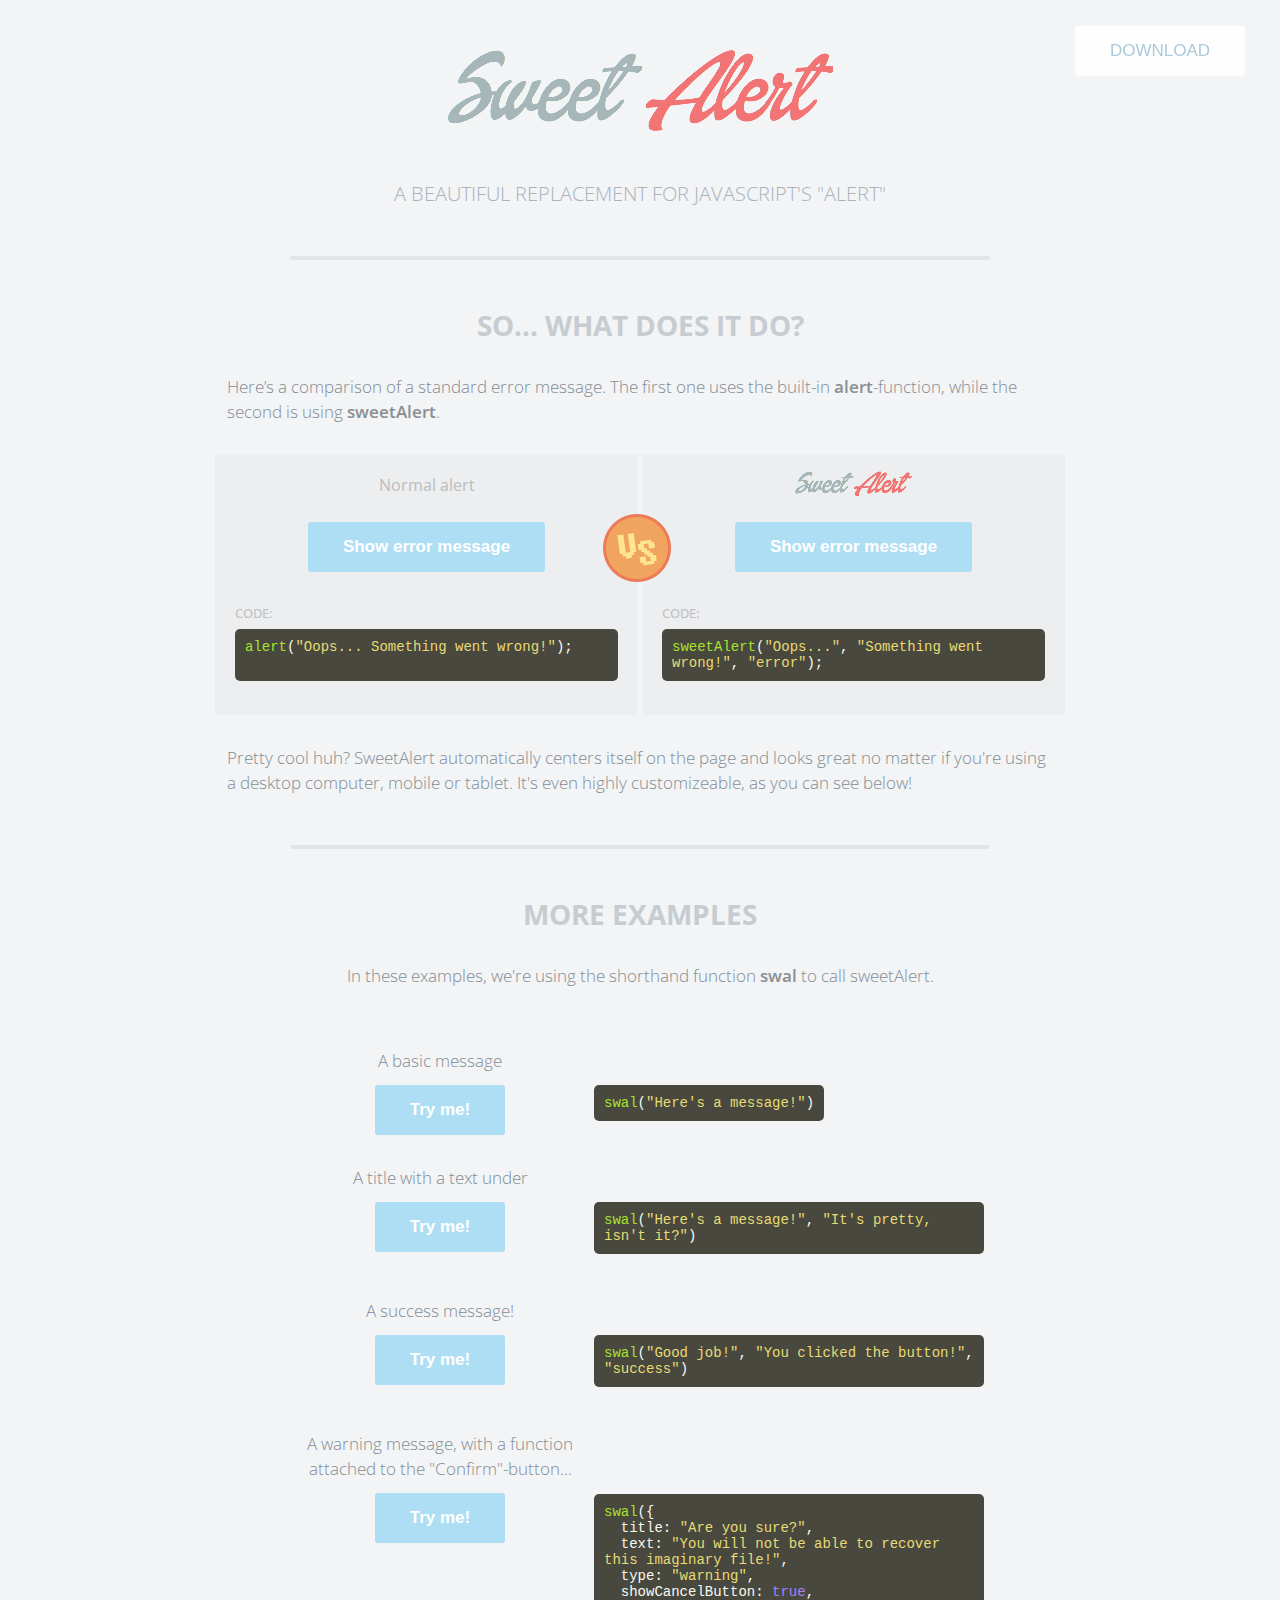
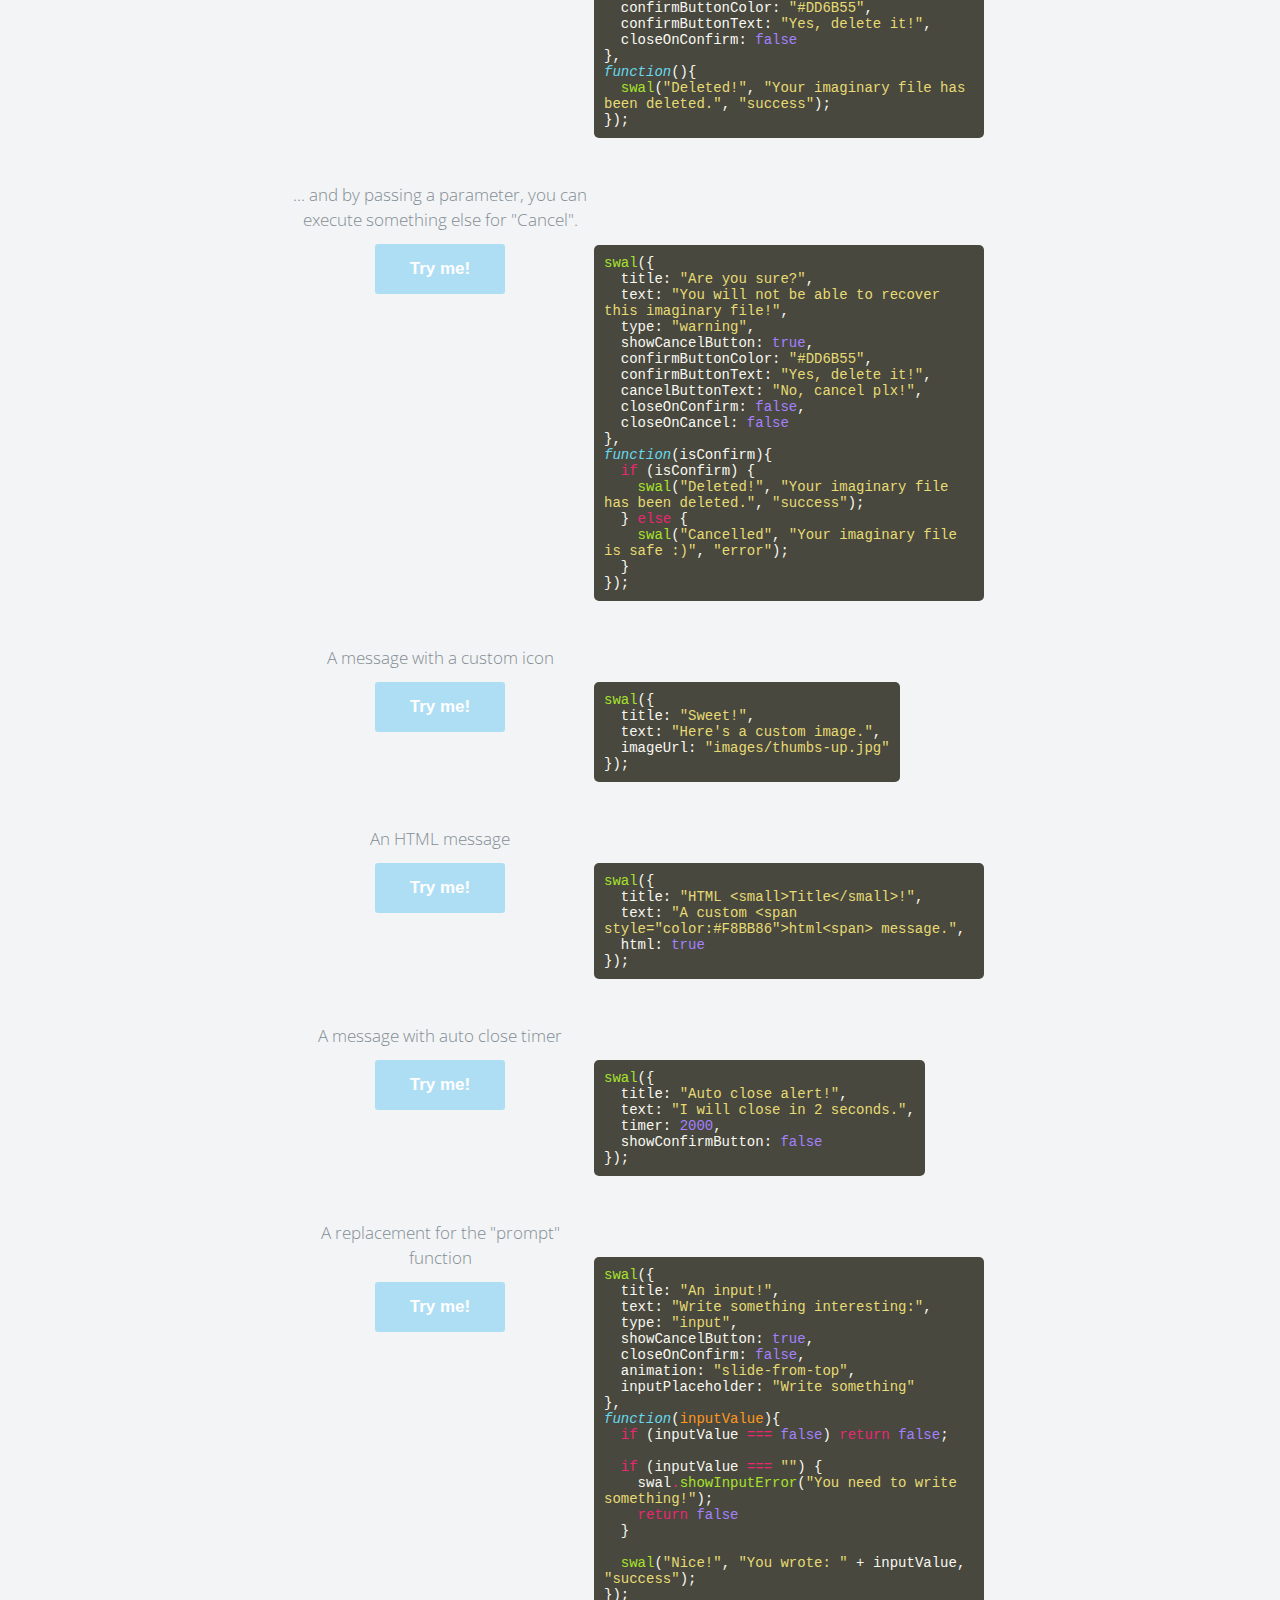
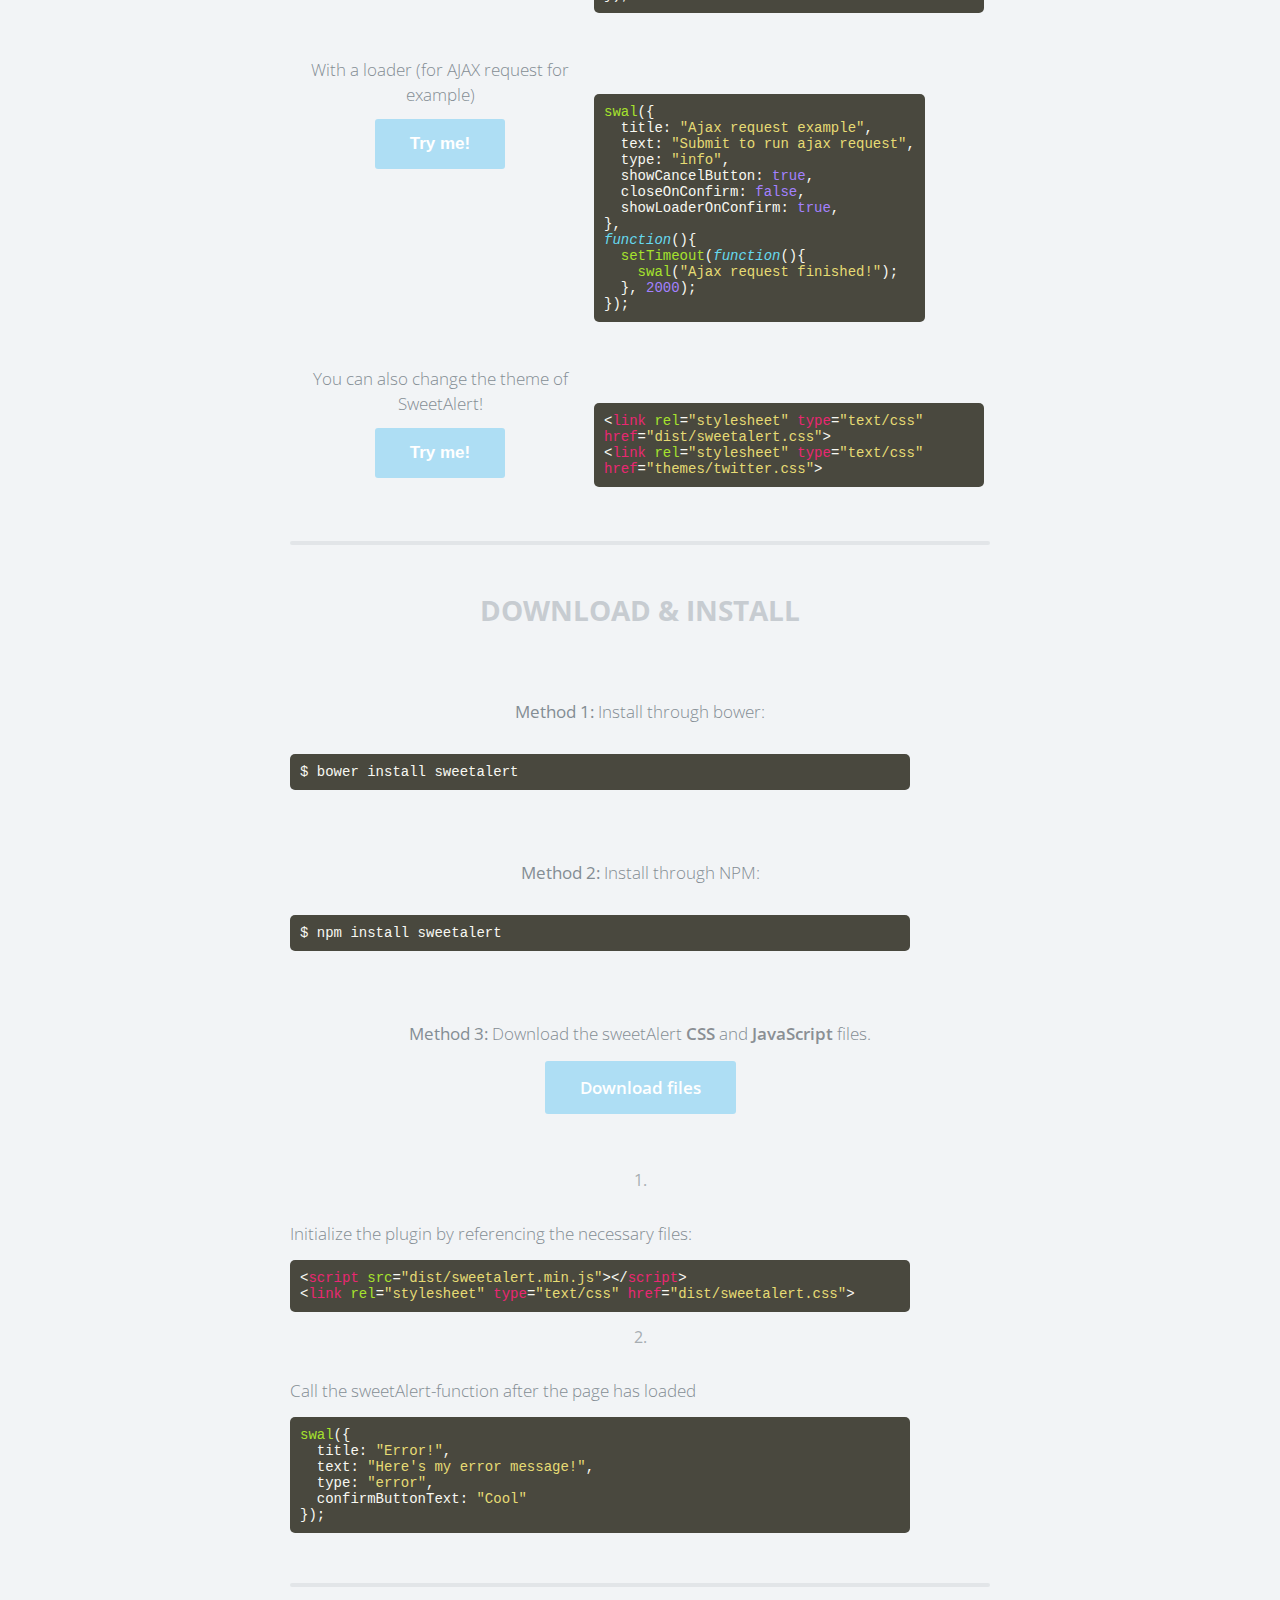
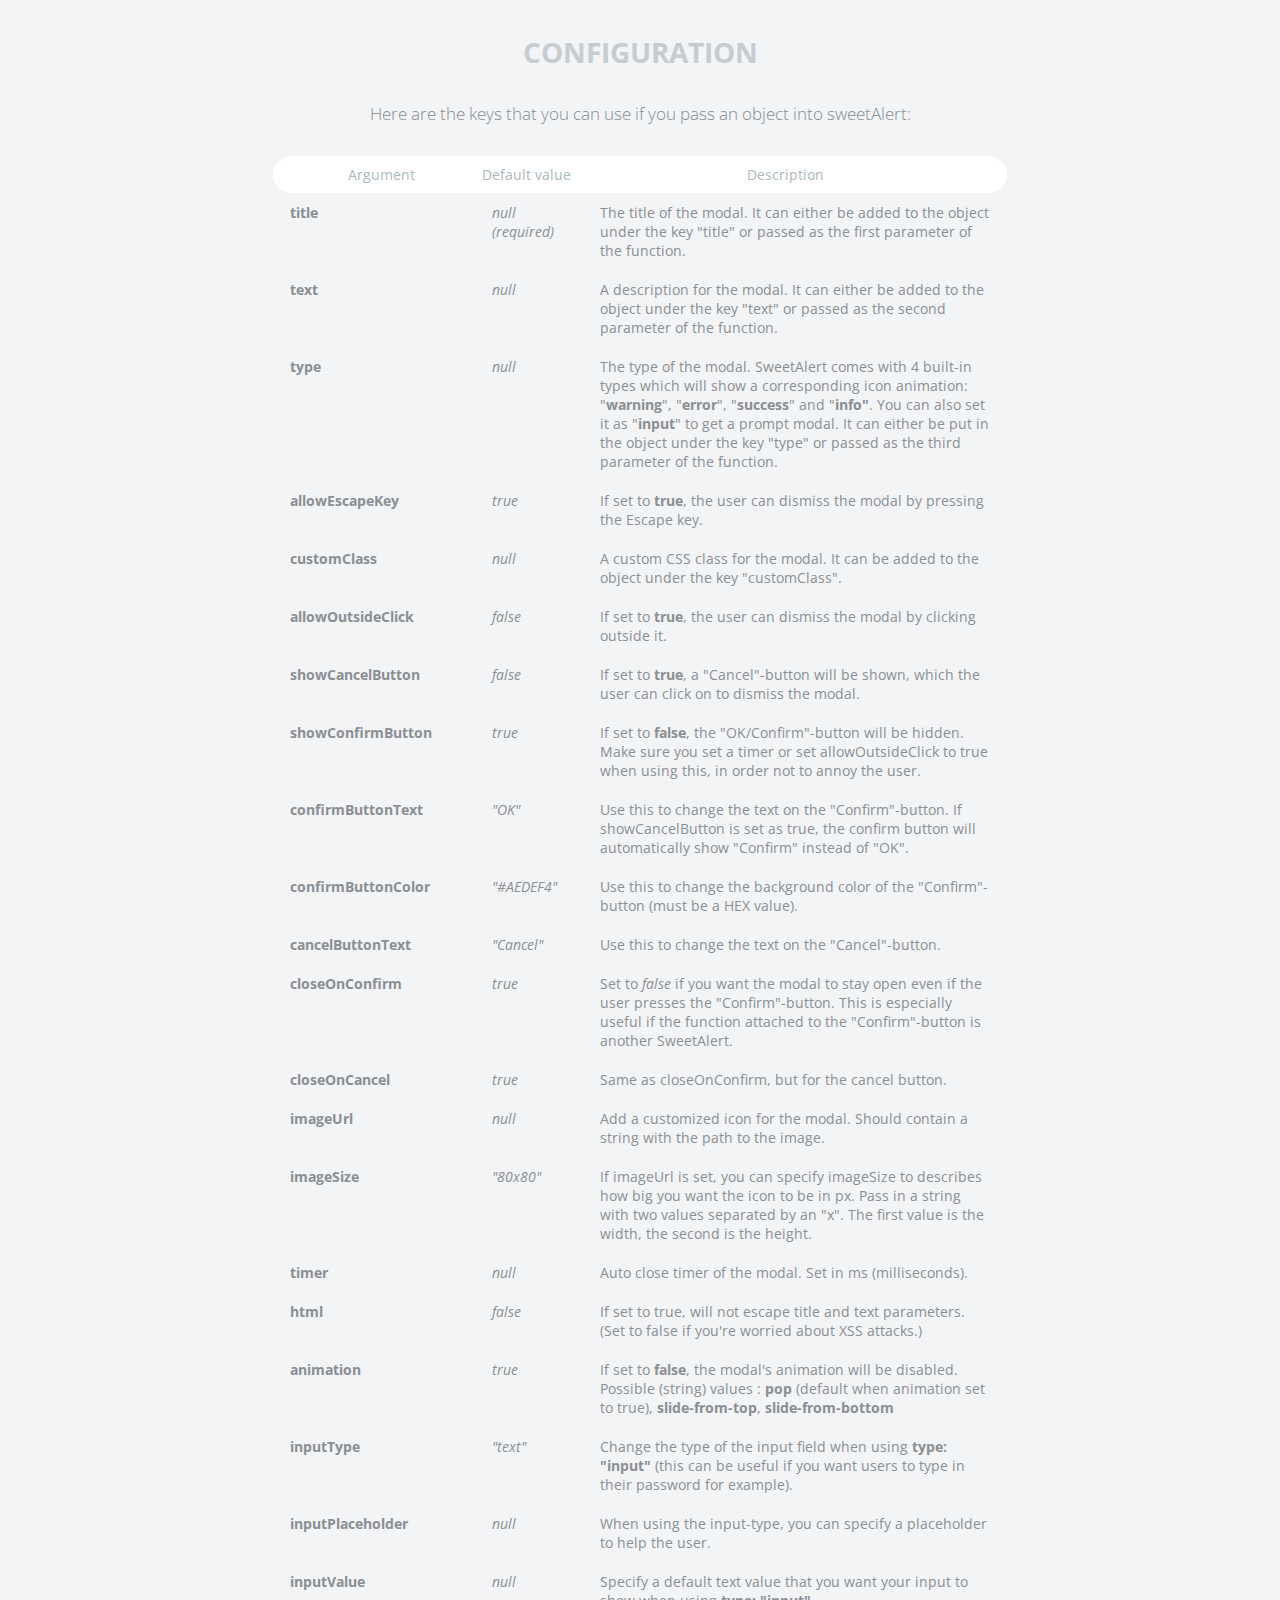
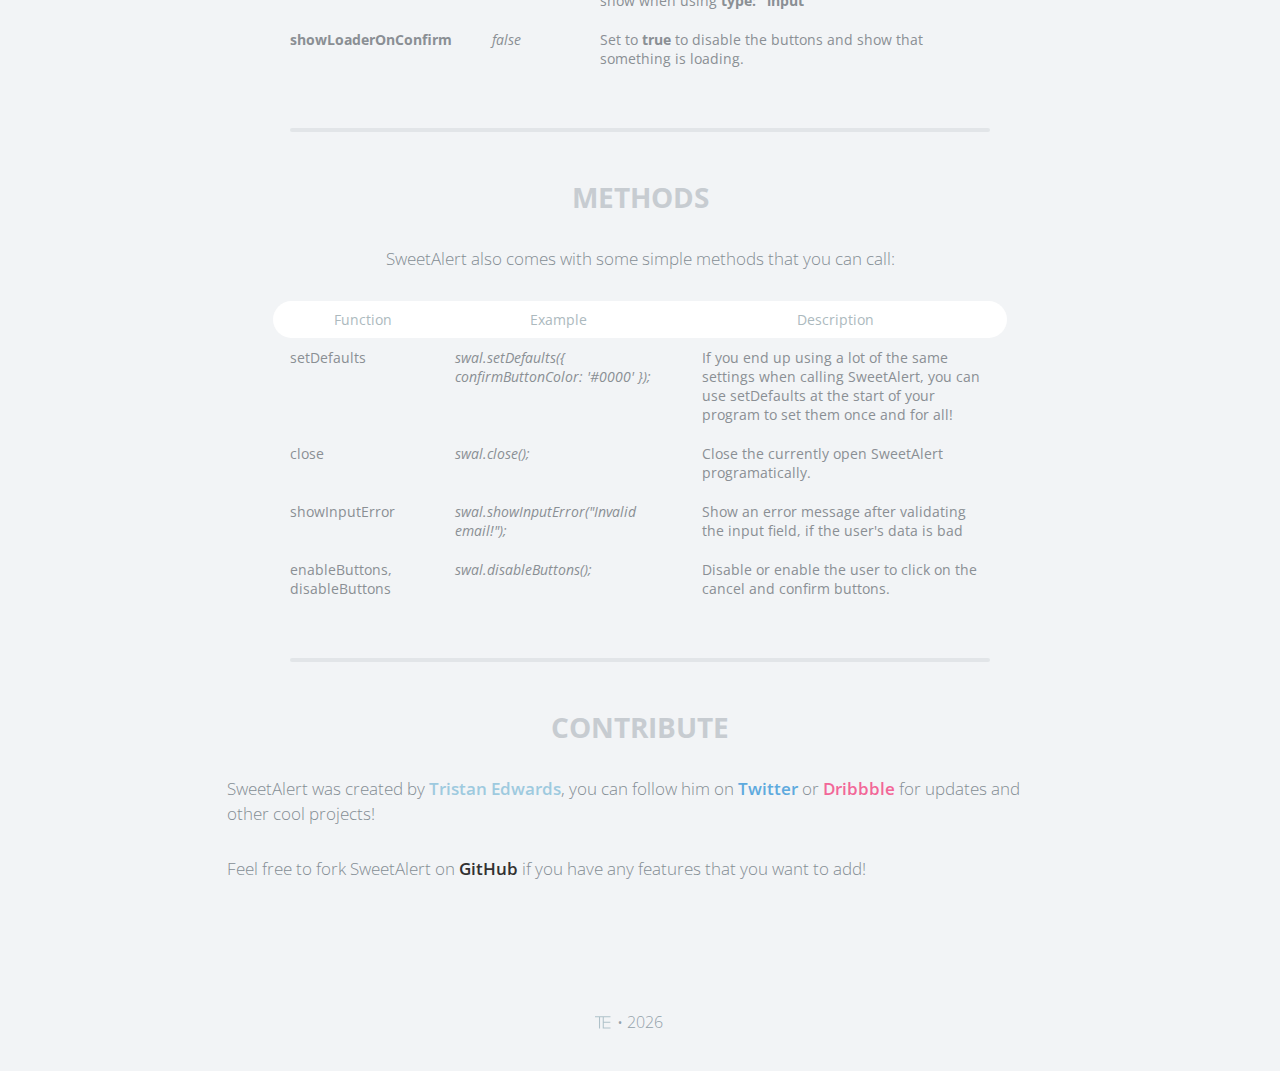
<file: html/blackjack/sweetalert-master/index.html>
<!doctype html>

<html>

<head>
  <meta charset="utf-8">
  <meta name="viewport" content="width=device-width, initial-scale=1, maximum-scale=1, user-scalable=0" />
  <title>SweetAlert</title>

  <link rel="stylesheet" href="example/example.css">
  <script src="https://code.jquery.com/jquery-2.1.3.min.js"></script>

  <!-- This is what you need -->
  <script src="dist/sweetalert-dev.js"></script>
  <link rel="stylesheet" href="dist/sweetalert.css">
  <!--.......................-->

</head>

<body>

<h1>Sweet Alert</h1>
<h2>A beautiful replacement for JavaScript's "Alert"</h2>
<button class="download">Download</button>

<!-- What does it do? -->
<h3>So... What does it do?</h3>
<p>Here’s a comparison of a standard error message. The first one uses the built-in <strong>alert</strong>-function, while the second is using <strong>sweetAlert</strong>.</p>

<div class="showcase normal">
	<h4>Normal alert</h4>
	<button>Show error message</button>

	<h5>Code:</h5>
	<pre><span class="attr">alert</span>(<span class="str">"Oops... Something went wrong!"</span>);

	</pre>

	<div class="vs-icon"></div>
</div>

<div class="showcase sweet">
	<h4>Sweet Alert</h4>
	<button>Show error message</button>

	<h5>Code:</h5>
	<pre><span class="attr">sweetAlert</span>(<span class="str">"Oops..."</span>, <span class="str">"Something went wrong!"</span>, <span class="str">"error"</span>);</pre>
</div>

<p>Pretty cool huh? SweetAlert automatically centers itself on the page and looks great no matter if you're using a desktop computer, mobile or tablet. It's even highly customizeable, as you can see below!</p>


<!-- Examples -->
<h3>More examples</h3>

<p class="center">In these examples, we're using the shorthand function <strong>swal</strong> to call sweetAlert.</p>

<ul class="examples">

	<li class="message">
		<div class="ui">
			<p>A basic message</p>
			<button>Try me!</button>
		</div>
		<pre><span class="attr">swal</span>(<span class="str">"Here's a message!"</span>)</pre>
	</li>

	<li class="title-text">
		<div class="ui">
			<p>A title with a text under</p>
			<button>Try me!</button>
		</div>
		<pre><span class="attr">swal</span>(<span class="str">"Here's a message!"</span>, <span class="str">"It's pretty, isn't it?"</span>)</pre>
	</li>

	<li class="success">
		<div class="ui">
			<p>A success message!</p>
			<button>Try me!</button>
		</div>
		<pre><span class="attr">swal</span>(<span class="str">"Good job!"</span>, <span class="str">"You clicked the button!"</span>, <span class="str">"success"</span>)</pre>
	</li>

	<li class="warning confirm">
		<div class="ui">
			<p>A warning message, with a function attached to the "Confirm"-button...</p>
			<button>Try me!</button>
		</div>
		<pre><span class="attr">swal</span>({
&nbsp;&nbsp;title: <span class="str">"Are you sure?"</span>,
&nbsp;&nbsp;text: <span class="str">"You will not be able to recover this imaginary file!"</span>,
&nbsp;&nbsp;type: <span class="str">"warning"</span>,
&nbsp;&nbsp;showCancelButton: <span class="val">true</span>,
&nbsp;&nbsp;confirmButtonColor: <span class="str">"#DD6B55"</span>,
&nbsp;&nbsp;confirmButtonText: <span class="str">"Yes, delete it!"</span>,
&nbsp;&nbsp;closeOnConfirm: <span class="val">false</span>
},
<span class="func"><i>function</i></span>(){
&nbsp;&nbsp;<span class="attr">swal</span>(<span class="str">"Deleted!"</span>, <span class="str">"Your imaginary file has been deleted."</span>, <span class="str">"success"</span>);
});</pre>
	</li>

	<li class="warning cancel">
		<div class="ui">
			<p>... and by passing a parameter, you can execute something else for "Cancel".</p>
			<button>Try me!</button>
		</div>
		<pre><span class="attr">swal</span>({
&nbsp;&nbsp;title: <span class="str">"Are you sure?"</span>,
&nbsp;&nbsp;text: <span class="str">"You will not be able to recover this imaginary file!"</span>,
&nbsp;&nbsp;type: <span class="str">"warning"</span>,
&nbsp;&nbsp;showCancelButton: <span class="val">true</span>,
&nbsp;&nbsp;confirmButtonColor: <span class="str">"#DD6B55"</span>,
&nbsp;&nbsp;confirmButtonText: <span class="str">"Yes, delete it!"</span>,
&nbsp;&nbsp;cancelButtonText: <span class="str">"No, cancel plx!"</span>,
&nbsp;&nbsp;closeOnConfirm: <span class="val">false</span>,
&nbsp;&nbsp;closeOnCancel: <span class="val">false</span>
},
<span class="func"><i>function</i></span>(isConfirm){
&nbsp;&nbsp;<span class="tag">if</span> (isConfirm) {
&nbsp;&nbsp;&nbsp;&nbsp;<span class="attr">swal</span>(<span class="str">"Deleted!"</span>, <span class="str">"Your imaginary file has been deleted."</span>, <span class="str">"success"</span>);
&nbsp;&nbsp;} <span class="tag">else</span> {
	&nbsp;&nbsp;&nbsp;&nbsp;<span class="attr">swal</span>(<span class="str">"Cancelled"</span>, <span class="str">"Your imaginary file is safe :)"</span>, <span class="str">"error"</span>);
&nbsp;&nbsp;}
});</pre>
	</li>

	<li class="custom-icon">
		<div class="ui">
			<p>A message with a custom icon</p>
			<button>Try me!</button>
		</div>
		<pre><span class="attr">swal</span>({
&nbsp;&nbsp;title: <span class="str">"Sweet!"</span>,
&nbsp;&nbsp;text: <span class="str">"Here's a custom image."</span>,
&nbsp;&nbsp;imageUrl: <span class="str">"images/thumbs-up.jpg"</span>
});</pre>
	</li>

	<li class="message-html">
		<div class="ui">
			<p>An HTML message</p>
			<button>Try me!</button>
		</div>
		<pre><span class="attr">swal</span>({
&nbsp;&nbsp;title: <span class="str">"HTML &lt;small&gt;Title&lt;/small&gt;!"</span>,
&nbsp;&nbsp;text: <span class="str">"A custom &lt;span style="color:#F8BB86"&gt;html&lt;span&gt; message."</span>,
&nbsp;&nbsp;html: <span class="val">true</span>
});</pre>
	</li>

	<li class="timer">
		<div class="ui">
			<p>A message with auto close timer</p>
			<button>Try me!</button>
		</div>
		<pre><span class="attr">swal</span>({
&nbsp;&nbsp;title: <span class="str">"Auto close alert!"</span>,
&nbsp;&nbsp;text: <span class="str">"I will close in 2 seconds."</span>,
&nbsp;&nbsp;timer: <span class="val">2000</span>,
&nbsp;&nbsp;showConfirmButton: <span class="val">false</span>
});</pre>
	</li>


	<li class="input">
		<div class="ui">
			<p>A replacement for the "prompt" function</p>
			<button>Try me!</button>
		</div>
		<pre><span class="attr">swal</span>({
&nbsp;&nbsp;title: <span class="str">"An input!"</span>,
&nbsp;&nbsp;text: <span class="str">"Write something interesting:"</span>,
&nbsp;&nbsp;type: <span class="str">"input"</span>,
&nbsp;&nbsp;showCancelButton: <span class="val">true</span>,
&nbsp;&nbsp;closeOnConfirm: <span class="val">false</span>,
&nbsp;&nbsp;animation: <span class="str">"slide-from-top"</span>,
&nbsp;&nbsp;inputPlaceholder: <span class="str">"Write something"</span>
},
<span class="func"><i>function</i></span>(<span class="arg">inputValue</span>){
&nbsp;&nbsp;<span class="tag">if</span> (inputValue <span class="tag">===</span> <span class="val">false</span>) <span class="tag">return</span> <span class="val">false</span>;
&nbsp;&nbsp;
&nbsp;&nbsp;<span class="tag">if</span> (inputValue <span class="tag">===</span> <span class="str">""</span>) {
&nbsp;&nbsp;&nbsp;&nbsp;swal<span class="tag">.</span><span class="attr">showInputError</span>(<span class="str">"You need to write something!"</span>);
&nbsp;&nbsp;&nbsp;&nbsp;<span class="tag">return</span> <span class="val">false</span>
&nbsp;&nbsp;}
&nbsp;&nbsp;
&nbsp;&nbsp;<span class="attr">swal</span>(<span class="str">"Nice!"</span>, <span class="str">"You wrote: "</span> + inputValue, <span class="str">"success"</span>);
});</pre>
	</li>

  <li class="ajax">
    <div class="ui">
			<p>With a loader (for AJAX request for example)</p>
			<button>Try me!</button>
		</div>
		<pre><span class="attr">swal</span>({
&nbsp;&nbsp;title: <span class="str">"Ajax request example"</span>,
&nbsp;&nbsp;text: <span class="str">"Submit to run ajax request"</span>,
&nbsp;&nbsp;type: <span class="str">"info"</span>,
&nbsp;&nbsp;showCancelButton: <span class="val">true</span>,
&nbsp;&nbsp;closeOnConfirm: <span class="val">false</span>,
&nbsp;&nbsp;showLoaderOnConfirm: <span class="val">true</span>,
},
<span class="func"><i>function</i></span>(){
&nbsp;&nbsp;<span class="attr">setTimeout</span>(<span class="func"><i>function</i></span>(){
&nbsp;&nbsp;&nbsp;&nbsp;<span class="attr">swal</span>(<span class="str">"Ajax request finished!"</span>);
&nbsp;&nbsp;}, <span class="val">2000</span>);
});</pre>
	</li>

	<li class="theme">
		<div class="ui">
			<p>You can also change the theme of SweetAlert!</p>
			<button>Try me!</button>
		</div>
		<pre>&lt;<span class="tag">link</span> <span class="attr">rel</span>=<span class="str">"stylesheet"</span> <span class="tag">type</span>=<span class="str">"text/css"</span> <span class="tag">href</span>=<span class="str">"dist/sweetalert.css"</span>&gt;
			&lt;<span class="tag">link</span> <span class="attr">rel</span>=<span class="str">"stylesheet"</span> <span class="tag">type</span>=<span class="str">"text/css"</span> <span class="tag">href</span>=<span class="str">"themes/twitter.css"</span>&gt;</pre>
	</li>

</ul>


<!-- Download & Install -->
<h3 id="download-section">Download & install</h3>

<div class="center-container">
	<p class="center"><b>Method 1:</b> Install through bower:</p>
	<pre class="center">$ bower install sweetalert</pre>
</div>

<div class="center-container">
	<p class="center"><b>Method 2:</b> Install through NPM:</p>
	<pre class="center">$ npm install sweetalert</pre>
</div>

<p class="center"><b>Method 3:</b> Download the sweetAlert <strong>CSS</strong> and <strong>JavaScript</strong> files.</p>

<a class="button" href="https://github.com/t4t5/sweetalert/archive/master.zip" download>Download files</a>

<ol>
	<li>
		<p>Initialize the plugin by referencing the necessary files:</p>
		<pre>&lt;<span class="tag">script</span> <span class="attr">src</span>=<span class="str">"dist/sweetalert.min.js"</span>&gt;&lt;/<span class="tag">script</span>&gt;
&lt;<span class="tag">link</span> <span class="attr">rel</span>=<span class="str">"stylesheet"</span> <span class="tag">type</span>=<span class="str">"text/css"</span> <span class="tag">href</span>=<span class="str">"dist/sweetalert.css"</span>&gt;</pre>
	</li>

	<li>
		<p>Call the sweetAlert-function after the page has loaded</p>
		<pre><span class="attr">swal</span>({
&nbsp;&nbsp;title: <span class="str">"Error!"</span>,
&nbsp;&nbsp;text: <span class="str">"Here's my error message!"</span>,
&nbsp;&nbsp;type: <span class="str">"error"</span>,
&nbsp;&nbsp;confirmButtonText: <span class="str">"Cool"</span>
});
</pre>
	</li>
</ol>



<!-- Configuration -->
<h3>Configuration</h3>

<p class="center">Here are the keys that you can use if you pass an object into sweetAlert:</p>

<table>
	<tr class="titles">
		<th>
			<div class="border-left"></div>
			Argument
		</th>
		<th>Default value</th>
		<th>
			<div class="border-right"></div>
			Description
		</th>
	</tr>
	<tr>
		<td><b>title</b></td>
		<td><i>null (required)</i></td>
		<td>The title of the modal. It can either be added to the object under the key "title" or passed as the first parameter of the function.</td>
	</tr>
	<tr>
		<td><b>text</b></td>
		<td><i>null</i></td>
		<td>A description for the modal. It can either be added to the object under the key "text" or passed as the second parameter of the function.</td>
	</tr>
	<tr>
		<td><b>type</b></td>
		<td><i>null</i></td>
		<td>The type of the modal. SweetAlert comes with 4 built-in types which will show a corresponding icon animation: "<strong>warning</strong>", "<strong>error</strong>", "<strong>success</strong>" and "<strong>info"</strong>. You can also set it as "<strong>input</strong>" to get a prompt modal. It can either be put in the object under the key "type" or passed as the third parameter of the function.</td>
	</tr>
    <tr>
      <td><b>allowEscapeKey</b></td>
      <td><i>true</i></td>
      <td>If set to <strong>true</strong>, the user can dismiss the modal by pressing the Escape key.</td>
    </tr>
	<tr>
		<td><b>customClass</b></td>
		<td><i>null</i></td>
		<td>A custom CSS class for the modal. It can be added to the object under the key "customClass".</td>
	</tr>
	<tr>
		<td><b>allowOutsideClick</b></td>
		<td><i>false</i></td>
		<td>If set to <strong>true</strong>, the user can dismiss the modal by clicking outside it.</td>
	</tr>
	<tr>
		<td><b>showCancelButton</b></td>
		<td><i>false</i></td>
		<td>If set to <strong>true</strong>, a "Cancel"-button will be shown, which the user can click on to dismiss the modal.</td>
	</tr>
	<tr>
		<td><b>showConfirmButton</b></td>
		<td><i>true</i></td>
		<td>If set to <strong>false</strong>, the "OK/Confirm"-button will be hidden. Make sure you set a timer or set allowOutsideClick to true when using this, in order not to annoy the user.</td>
	</tr>
	<tr>
		<td><b>confirmButtonText</b></td>
		<td><i>"OK"</i></td>
		<td>Use this to change the text on the "Confirm"-button. If showCancelButton is set as true, the confirm button will automatically show "Confirm" instead of "OK".</td>
	</tr>
	<tr>
		<td><b>confirmButtonColor</b></td>
		<td><i>"#AEDEF4"</i></td>
		<td>Use this to change the background color of the "Confirm"-button (must be a HEX value).</td>
	</tr>
	<tr>
		<td><b>cancelButtonText</b></td>
		<td><i>"Cancel"</i></td>
		<td>Use this to change the text on the "Cancel"-button.</td>
	</tr>
	<tr>
		<td><b>closeOnConfirm</b></td>
		<td><i>true</i></td>
		<td>Set to <i>false</i> if you want the modal to stay open even if the user presses the "Confirm"-button. This is especially useful if the function attached to the "Confirm"-button is another SweetAlert.</td>
	</tr>
	<tr>
		<td><b>closeOnCancel</b></td>
		<td><i>true</i></td>
		<td>Same as closeOnConfirm, but for the cancel button.</td>
	</tr>
	<tr>
		<td><b>imageUrl</b></td>
		<td><i>null</i></td>
		<td>Add a customized icon for the modal. Should contain a string with the path to the image.</td>
	</tr>
	<tr>
		<td><b>imageSize</b></td>
		<td><i>"80x80"</i></td>
		<td>If imageUrl is set, you can specify imageSize to describes how big you want the icon to be in px. Pass in a string with two values separated by an "x". The first value is the width, the second is the height.</td>
	</tr>
	<tr>
		<td><b>timer</b></td>
		<td><i>null</i></td>
		<td>Auto close timer of the modal. Set in ms (milliseconds).</td>
	</tr>
	<tr>
		<td><b>html</b></td>
		<td><i>false</i></td>
		<td>If set to true, will not escape title and text parameters. (Set to false if you're worried about XSS attacks.)</td>
	</tr>
	<tr>
		<td><b>animation</b></td>
		<td><i>true</i></td>
		<td>If set to <strong>false</strong>, the modal's animation will be disabled. Possible (string) values : <strong>pop</strong> (default when animation set to true), <strong>slide-from-top</strong>, <strong>slide-from-bottom</strong></td>
	</tr>
	<tr>
		<td><b>inputType</b></td>
		<td><i>"text"</i></td>
		<td>Change the type of the input field when using <strong>type: "input"</strong> (this can be useful if you want users to type in their password for example).</td>
	</tr>
	<tr>
		<td><b>inputPlaceholder</b></td>
		<td><i>null</i></td>
		<td>When using the input-type, you can specify a placeholder to help the user.</td>
	</tr>
	<tr>
		<td><b>inputValue</b></td>
		<td><i>null</i></td>
		<td>Specify a default text value that you want your input to show when using <strong>type: "input"</strong></td>
	</tr>
	<tr>
		<td><b>showLoaderOnConfirm</b></td>
		<td><i>false</i></td>
    <td>Set to <strong>true</strong> to disable the buttons and show that something is loading.</td>
	</tr>
</table>


<!-- Methods -->
<h3>Methods</h3>

<p class="center">SweetAlert also comes with some simple methods that you can call:</p>

<table>
	<tr class="titles">
		<th>
			<div class="border-left"></div>
			Function
		</th>
		<th>Example</th>
		<th>
			<div class="border-right"></div>
			Description
		</th>
	</tr>
	<tr>
		<td>setDefaults</td>
		<td><i>swal.setDefaults({ confirmButtonColor: '#0000' });</i></td>
		<td>If you end up using a lot of the same settings when calling SweetAlert, you can use setDefaults at the start of your program to set them once and for all!</td>
	</tr>
	<tr>
		<td>close</td>
		<td><i>swal.close();</i></td>
		<td>Close the currently open SweetAlert programatically.</td>
	</tr>
	<tr>
		<td>showInputError</td>
		<td><i>swal.showInputError("Invalid email!");</i></td>
		<td>Show an error message after validating the input field, if the user's data is bad</td>
	</tr>
	<tr>
		<td>enableButtons, disableButtons</td>
		<td><i>swal.disableButtons();</i></td>
		<td>Disable or enable the user to click on the cancel and confirm buttons.</td>
	</tr>
</table>



<!-- Contribute -->
<h3>Contribute</h3>
<p>SweetAlert was created by <a href="http://tristanedwards.me" target="_blank">Tristan Edwards</a>, you can follow him on <a href="https://twitter.com/t4t5" target="_blank" class="twitter">Twitter</a> or <a href="https://dribbble.com/tristanedwards" target="_blank" class="dribbble">Dribbble</a> for updates and other cool projects!</p>
<p>Feel free to fork SweetAlert on <a href="https://github.com/t4t5/sweetalert" class="github">GitHub</a> if you have any features that you want to add!</p>


<footer>
	<span class="te-logo">TE</span> • <script>document.write(new Date().getFullYear())</script>
</footer>


<script>

document.querySelector('button.download').onclick = function(){
	$("html, body").animate({ scrollTop: $("#download-section").offset().top }, 1000);
};

document.querySelector('.showcase.normal button').onclick = function(){
	alert("Oops... Something went wrong!");
};

document.querySelector('.showcase.sweet button').onclick = function(){
	swal("Oops...", "Something went wrong!", "error");
};

document.querySelector('ul.examples li.message button').onclick = function(){
	swal("Here's a message!");
};

document.querySelector('ul.examples li.timer button').onclick = function(){
	swal({
		title: "Auto close alert!",
		text: "I will close in 2 seconds.",
		timer: 2000,
		showConfirmButton: false
	});
};

document.querySelector('ul.examples li.title-text button').onclick = function(){
	swal("Here's a message!", "It's pretty, isn't it?");
};

document.querySelector('ul.examples li.success button').onclick = function(){
	swal("Good job!", "You clicked the button!", "success");
};

document.querySelector('ul.examples li.warning.confirm button').onclick = function(){
	swal({
		title: "Are you sure?",
		text: "You will not be able to recover this imaginary file!",
		type: "warning",
		showCancelButton: true,
		confirmButtonColor: '#DD6B55',
		confirmButtonText: 'Yes, delete it!',
		closeOnConfirm: false
	},
	function(){
		swal("Deleted!", "Your imaginary file has been deleted!", "success");
	});
};

document.querySelector('ul.examples li.warning.cancel button').onclick = function(){
	swal({
		title: "Are you sure?",
		text: "You will not be able to recover this imaginary file!",
		type: "warning",
		showCancelButton: true,
		confirmButtonColor: '#DD6B55',
		confirmButtonText: 'Yes, delete it!',
		cancelButtonText: "No, cancel plx!",
		closeOnConfirm: false,
		closeOnCancel: false
	},
	function(isConfirm){
    if (isConfirm){
      swal("Deleted!", "Your imaginary file has been deleted!", "success");
    } else {
      swal("Cancelled", "Your imaginary file is safe :)", "error");
    }
	});
};

document.querySelector('ul.examples li.custom-icon button').onclick = function(){
	swal({
		title: "Sweet!",
		text: "Here's a custom image.",
		imageUrl: 'example/images/thumbs-up.jpg'
	});
};

document.querySelector('ul.examples li.message-html button').onclick = function(){
	swal({
		title: "HTML <small>Title</small>!",
		text: 'A custom <span style="color:#F8BB86">html</span> message.',
		html: true
	});
};

document.querySelector('ul.examples li.input button').onclick = function(){
	swal({
		title: "An input!",
		text: 'Write something interesting:',
		type: 'input',
		showCancelButton: true,
		closeOnConfirm: false,
		animation: "slide-from-top",
		inputPlaceholder: "Write something",
	},
	function(inputValue){
		if (inputValue === false) return false;

		if (inputValue === "") {
			swal.showInputError("You need to write something!");
			return false;
		}
    
		swal("Nice!", 'You wrote: ' + inputValue, "success");

	});
};

document.querySelector('ul.examples li.theme button').onclick = function() {
	swal({
		title: "Themes!",
		text: "Here's the Twitter theme for SweetAlert!",
		confirmButtonText: "Cool!",
		customClass: 'twitter'
	});
};

document.querySelector('ul.examples li.ajax button').onclick = function() {
  swal({
    title: 'Ajax request example',
    text: 'Submit to run ajax request',
    type: 'info',
    showCancelButton: true,
    closeOnConfirm: false,
    showLoaderOnConfirm: true,
  }, function(){
    setTimeout(function() {
      swal('Ajax request finished!');
    }, 2000);
  });
};

</script>



</body>

</html>
</file>
<file: html/blackjack/sweetalert-master/example/example.css>
@import url(http://fonts.googleapis.com/css?family=Open+Sans:400,600,700,300);
@import url(http://fonts.googleapis.com/css?family=Open+Sans+Condensed:700);
body {
  background-color: #f2f4f6;
  font-family: 'Open Sans', sans-serif;
  text-align: center; }

h1 {
  background-image: url("images/logo_big.png");
  background-image: -webkit-image-set(url("images/logo_big.png") 1x, url("images/logo_big@2x.png") 2x);
  width: 385px;
  height: 81px;
  text-indent: -9999px;
  white-space: nowrap;
  margin: 50px auto; }
  @media all and (max-width: 420px) {
    h1 {
      width: 300px;
      background-size: contain;
      background-repeat: no-repeat;
      background-position: center; } }
  @media all and (max-width: 330px) {
    h1 {
      width: 250px; } }

h2 {
  font-size: 20px;
  color: #A9B2BC;
  line-height: 25px;
  text-transform: uppercase;
  font-weight: 300;
  text-align: center;
  display: block; }

h3 {
  font-size: 28px;
  color: #C7CCD1;
  text-transform: uppercase;
  font-family: 'Open Sans Condensed', sans-serif;
  margin-top: 100px;
  text-align: center;
  position: relative; }
  h3#download-section {
    margin-top: 50px;
    padding-top: 40px; }
  h3::after {
    content: "";
    background-color: #e2e5e8;
    height: 4px;
    width: 700px;
    left: 50%;
    margin-left: -350px;
    position: absolute;
    margin-top: -50px;
    border-radius: 2px; }
    @media all and (max-width: 740px) {
      h3::after {
        width: auto;
        left: 20px;
        right: 20px;
        margin-left: 0; } }

a {
  text-decoration: none; }

p {
  max-width: 826px;
  margin: 30px auto;
  font-size: 17px;
  font-weight: 300;
  color: #848D94;
  line-height: 25px;
  text-align: left; }
  p.center {
    text-align: center; }
  p strong {
    color: #8A8F94;
    font-weight: 600; }
  p a {
    color: #9ECADF;
    font-weight: 600; }
    p a:hover {
      text-decoration: underline; }
    p a.twitter {
      color: #5eaade; }
    p a.dribbble {
      color: #f26798; }
    p a.github {
      color: #323131; }

button, .button {
  background-color: #AEDEF4;
  color: white;
  border: none;
  box-shadow: none;
  font-size: 17px;
  font-weight: 500;
  font-weight: 600;
  border-radius: 3px;
  padding: 15px 35px;
  margin: 26px 5px 0 5px;
  cursor: pointer; }
  button:focus, .button:focus {
    outline: none; }
  button:hover, .button:hover {
    background-color: #a1d9f2; }
  button:active, .button:active {
    background-color: #81ccee; }
  button.cancel, .button.cancel {
    background-color: #D0D0D0; }
    button.cancel:hover, .button.cancel:hover {
      background-color: #c8c8c8; }
    button.cancel:active, .button.cancel:active {
      background-color: #b6b6b6; }
  button.download, .button.download {
    position: fixed;
    right: 30px;
    top: 0;
    background-color: rgba(255, 255, 255, 0.9);
    color: #ABCADA;
    font-weight: 500;
    text-transform: uppercase;
    z-index: 3; }
    @media all and (max-width: 1278px) {
      button.download, .button.download {
        display: none; } }

.center-container {
  max-width: 700px;
  margin: 70px auto; }

pre {
  background-color: #49483e;
  color: #f8f8f2;
  padding: 10px;
  border-radius: 5px;
  white-space: pre-line;
  text-align: left;
  font-size: 14px;
  max-width: 600px; }
  pre .str {
    color: #e6db74; }
  pre .func {
    color: #66d9ef; }
  pre .val {
    color: #a381ff; }
  pre .tag {
    color: #e92772; }
  pre .attr {
    color: #a6e22d; }
  pre .arg {
    color: #fd9720; }

.showcase {
  background-color: #eceef0;
  padding: 20px;
  display: inline-block;
  width: 383px;
  vertical-align: top;
  position: relative; }
  @media all and (max-width: 865px) {
    .showcase {
      margin: 5px auto;
      padding: 46px 20px; } }
  @media all and (max-width: 440px) {
    .showcase {
      width: auto; } }
  .showcase h4 {
    font-size: 16px;
    color: #BCBCBC;
    line-height: 22px;
    margin: 0 auto;
    font-weight: 400; }
  .showcase.sweet h4 {
    width: 117px;
    height: 25px;
    margin-top: -3px;
    text-indent: -9999px;
    background-image: url("images/logo_small.png");
    background-image: -webkit-image-set(url("images/logo_small.png") 1x, url("images/logo_small@2x.png") 2x); }
  .showcase h5 {
    margin-bottom: -7px;
    text-align: left;
    font-weight: 500;
    text-transform: uppercase;
    color: #c2c2c2; }
  .showcase button {
    margin-bottom: 10px; }
  .showcase .vs-icon {
    background-image: url("images/vs_icon.png");
    background-image: -webkit-image-set(url("images/vs_icon.png") 1x, url("images/vs_icon@2x.png") 2x);
    width: 69px;
    height: 69px;
    position: absolute;
    right: -34px;
    top: 60px;
    z-index: 2; }
    @media all and (max-width: 865px) {
      .showcase .vs-icon {
        margin: 5px auto;
        right: auto;
        left: 50%;
        margin-left: -35px;
        top: auto;
        bottom: -35px; } }

ul.examples {
  list-style-type: none;
  width: 700px;
  margin: 0 auto;
  text-align: left;
  padding-left: 0; }
  @media all and (max-width: 758px) {
    ul.examples {
      width: auto; } }
  ul.examples li {
    padding-left: 0; }
  ul.examples .ui, ul.examples pre {
    display: inline-block;
    vertical-align: top; }
    @media all and (max-width: 758px) {
      ul.examples .ui, ul.examples pre {
        display: block;
        max-width: none;
        margin: 0 auto; } }
  ul.examples .ui {
    width: 300px;
    text-align: center; }
    ul.examples .ui button {
      margin-top: 12px; }
    ul.examples .ui p {
      text-align: center;
      margin-bottom: 0; }
  ul.examples pre {
    max-width: 370px;
    margin-top: 67px; }
    @media all and (max-width: 758px) {
      ul.examples pre {
        margin-top: 16px !important;
        margin-bottom: 60px; } }
  ul.examples .warning pre {
    margin-top: 93px; }

ol {
  max-width: 700px;
  margin: 70px auto;
  list-style-position: inside;
  padding-left: 0; }
  ol li {
    color: #A7ADB2; }
    ol li p {
      margin-bottom: 10px; }

table {
  width: 700px;
  font-size: 14px;
  color: #8a8f94;
  margin: 10px auto;
  text-align: left;
  border-collapse: collapse; }
  @media all and (max-width: 750px) {
    table {
      width: auto;
      margin: 10px 20px; } }
  table th {
    background-color: white;
    padding: 9px;
    color: #acb9be;
    font-weight: 400;
    text-align: center;
    position: relative; }
    table th .border-left, table th .border-right {
      position: absolute;
      background-color: white;
      border-radius: 50%;
      top: 0;
      left: -17px;
      width: 37px;
      height: 37px; }
    table th .border-right {
      left: auto;
      right: -17px; }
    @media all and (max-width: 750px) {
      table th:nth-child(2) {
        display: none; } }
  table td {
    padding: 10px 20px;
    vertical-align: top; }
    table td:first-child {
      padding-left: 0px; }
    table td:last-child {
      padding-right: 0px; }
    @media all and (max-width: 750px) {
      table td:nth-child(2) {
        display: none; } }
    @media all and (max-width: 360px) {
      table td {
        padding: 10px 4px; }
        table td b {
          font-size: 13px; } }

footer {
  margin-top: 100px;
  padding-bottom: 30px;
  color: #9A999F;
  display: inline-block;
  position: relative;
  color: gray;
  font-weight: 400;
  color: #93a1aa;
  font-weight: 300; }
  footer .te-logo {
    text-indent: -99999px;
    background-size: contain;
    background-repeat: no-repeat;
    background-position: center center;
    height: 16px;
    width: 16px;
    display: inline-block;
    margin-right: 5px;
    background-image: url("images/te-logo-small.svg");
    position: absolute;
    left: -22px;
    top: 3px; }

.sweet-alert.twitter {
  font-family: "Helvetica Neue", Helvetica, Arial, sans-serif;
  padding: 15px;
  padding-top: 55px;
  text-align: right;
  border-radius: 6px;
  box-shadow: 0px 0px 0px 1px rgba(0, 0, 0, 0.11), 0px 6px 30px rgba(0, 0, 0, 0.14); }
  .sweet-alert.twitter ~ .sweet-overlay {
    background: rgba(41, 47, 51, 0.9); }
  .sweet-alert.twitter h2 {
    position: absolute;
    top: 0;
    left: 0;
    right: 0;
    height: 40px;
    line-height: 40px;
    font-size: 16px;
    font-weight: 400;
    color: #8899a6;
    margin: 0;
    color: #66757f;
    border-bottom: 1px solid #e1e8ed; }
  .sweet-alert.twitter p {
    display: block;
    text-align: center;
    color: #66757f;
    font-weight: 400;
    font-size: 13px;
    margin-top: 7px; }
  .sweet-alert.twitter .sa-button-container {
    background-color: #f5f8fa;
    border-top: 1px solid #e1e8ed;
    box-shadow: 0px -1px 0px white;
    margin: -15px;
    margin-top: 0; }
  .sweet-alert.twitter[data-has-confirm-button=false][data-has-cancel-button=false] {
    padding-bottom: 10px; }
    .sweet-alert.twitter[data-has-confirm-button=false][data-has-cancel-button=false] .sa-button-container {
      display: none; }
  .sweet-alert.twitter button {
    border-radius: 2px;
    box-shadow: none !important;
    text-shadow: 0px -1px 0px rgba(0, 0, 0, 0.3);
    margin: 17px 0px;
    border-radius: 4px;
    font-size: 14px;
    font-weight: 600;
    padding: 8px 16px;
    position: relative; }
    .sweet-alert.twitter button:focus, .sweet-alert.twitter button.cancel:focus {
      box-shadow: none !important; }
      .sweet-alert.twitter button:focus::before, .sweet-alert.twitter button.cancel:focus::before {
        content: "";
        position: absolute;
        left: -5px;
        top: -5px;
        right: -5px;
        bottom: -5px;
        border: 2px solid #a5b0b4;
        border-radius: 8px; }
    .sweet-alert.twitter button.confirm {
      background-color: #55acee !important;
      background-image: linear-gradient(transparent, rgba(0, 0, 0, 0.05));
      -ms-filter: "progid:DXImageTransform.Microsoft.gradient(startColorstr=#00000000, endColorstr=#0C000000)";
      border: 1px solid #3b88c3;
      box-shadow: inset 0 1px 0 rgba(255, 255, 255, 0.15);
      margin-right: 15px; }
      .sweet-alert.twitter button.confirm:hover {
        background-color: #55acee;
        background-image: linear-gradient(transparent, rgba(0, 0, 0, 0.15));
        -ms-filter: "progid:DXImageTransform.Microsoft.gradient(startColorstr=#00000000, endColorstr=#26000000)";
        border-color: #3b88c3; }
    .sweet-alert.twitter button.cancel {
      color: #66757e;
      background-color: #f5f8fa;
      background-image: linear-gradient(#fff, #f5f8fa);
      text-shadow: 0px -1px 0px white;
      margin-right: 9px;
      border: 1px solid #e1e8ed; }
      .sweet-alert.twitter button.cancel:hover, .sweet-alert.twitter button.cancel:focus:hover {
        background-color: #e1e8ed;
        background-image: linear-gradient(#fff, #e1e8ed);
        -ms-filter: "progid:DXImageTransform.Microsoft.gradient(enabled=false)";
        border-color: #e1e8ed; }
      .sweet-alert.twitter button.cancel:focus {
        background: #fff;
        border-color: #fff; }
  .sweet-alert.twitter .sa-icon {
    transform: scale(0.72);
    margin-bottom: -2px;
    margin-top: -10px; }
  .sweet-alert.twitter input {
    border: 1px solid #e1e8ed;
    border-radius: 3px;
    padding: 10px 7px;
    height: auto;
    box-shadow: none;
    font-size: 13px;
    margin: 10px 0; }
    .sweet-alert.twitter input:focus {
      border-color: #94A1A6;
      box-shadow: inset 0 0 0 1px rgba(77, 99, 107, 0.7); }
  .sweet-alert.twitter fieldset .sa-input-error {
    display: none; }
  .sweet-alert.twitter .sa-error-container {
    text-align: center;
    border: none;
    background-color: #fbedc0;
    margin-bottom: 6px; }
    .sweet-alert.twitter .sa-error-container.show {
      border: 1px solid #f0e1b9; }
    .sweet-alert.twitter .sa-error-container .icon {
      display: none; }
    .sweet-alert.twitter .sa-error-container p {
      color: #292f33;
      font-weight: 600;
      margin-top: 0; }
</file>
<file: html/blackjack/sweetalert-master/dist/sweetalert.css>
body.stop-scrolling {
  height: 100%;
  overflow: hidden; }

.sweet-overlay {
  background-color: black;
  /* IE8 */
  -ms-filter: "progid:DXImageTransform.Microsoft.Alpha(Opacity=40)";
  /* IE8 */
  background-color: rgba(0, 0, 0, 0.4);
  position: fixed;
  left: 0;
  right: 0;
  top: 0;
  bottom: 0;
  display: none;
  z-index: 10000; }

.sweet-alert {
  background-color: white;
  font-family: 'Open Sans', 'Helvetica Neue', Helvetica, Arial, sans-serif;
  width: 478px;
  padding: 17px;
  border-radius: 5px;
  text-align: center;
  position: fixed;
  left: 50%;
  top: 50%;
  margin-left: -256px;
  margin-top: -200px;
  overflow: hidden;
  display: none;
  z-index: 99999; }
  @media all and (max-width: 540px) {
    .sweet-alert {
      width: auto;
      margin-left: 0;
      margin-right: 0;
      left: 15px;
      right: 15px; } }
  .sweet-alert h2 {
    color: #575757;
    font-size: 30px;
    text-align: center;
    font-weight: 600;
    text-transform: none;
    position: relative;
    margin: 25px 0;
    padding: 0;
    line-height: 40px;
    display: block; }
  .sweet-alert p {
    color: #797979;
    font-size: 16px;
    text-align: center;
    font-weight: 300;
    position: relative;
    text-align: inherit;
    float: none;
    margin: 0;
    padding: 0;
    line-height: normal; }
  .sweet-alert fieldset {
    border: none;
    position: relative; }
  .sweet-alert .sa-error-container {
    background-color: #f1f1f1;
    margin-left: -17px;
    margin-right: -17px;
    overflow: hidden;
    padding: 0 10px;
    max-height: 0;
    webkit-transition: padding 0.15s, max-height 0.15s;
    transition: padding 0.15s, max-height 0.15s; }
    .sweet-alert .sa-error-container.show {
      padding: 10px 0;
      max-height: 100px;
      webkit-transition: padding 0.2s, max-height 0.2s;
      transition: padding 0.25s, max-height 0.25s; }
    .sweet-alert .sa-error-container .icon {
      display: inline-block;
      width: 24px;
      height: 24px;
      border-radius: 50%;
      background-color: #ea7d7d;
      color: white;
      line-height: 24px;
      text-align: center;
      margin-right: 3px; }
    .sweet-alert .sa-error-container p {
      display: inline-block; }
  .sweet-alert .sa-input-error {
    position: absolute;
    top: 29px;
    right: 26px;
    width: 20px;
    height: 20px;
    opacity: 0;
    -webkit-transform: scale(0.5);
    transform: scale(0.5);
    -webkit-transform-origin: 50% 50%;
    transform-origin: 50% 50%;
    -webkit-transition: all 0.1s;
    transition: all 0.1s; }
    .sweet-alert .sa-input-error::before, .sweet-alert .sa-input-error::after {
      content: "";
      width: 20px;
      height: 6px;
      background-color: #f06e57;
      border-radius: 3px;
      position: absolute;
      top: 50%;
      margin-top: -4px;
      left: 50%;
      margin-left: -9px; }
    .sweet-alert .sa-input-error::before {
      -webkit-transform: rotate(-45deg);
      transform: rotate(-45deg); }
    .sweet-alert .sa-input-error::after {
      -webkit-transform: rotate(45deg);
      transform: rotate(45deg); }
    .sweet-alert .sa-input-error.show {
      opacity: 1;
      -webkit-transform: scale(1);
      transform: scale(1); }
  .sweet-alert input {
    width: 100%;
    box-sizing: border-box;
    border-radius: 3px;
    border: 1px solid #d7d7d7;
    height: 43px;
    margin-top: 10px;
    margin-bottom: 17px;
    font-size: 18px;
    box-shadow: inset 0px 1px 1px rgba(0, 0, 0, 0.06);
    padding: 0 12px;
    display: none;
    -webkit-transition: all 0.3s;
    transition: all 0.3s; }
    .sweet-alert input:focus {
      outline: none;
      box-shadow: 0px 0px 3px #c4e6f5;
      border: 1px solid #b4dbed; }
      .sweet-alert input:focus::-moz-placeholder {
        transition: opacity 0.3s 0.03s ease;
        opacity: 0.5; }
      .sweet-alert input:focus:-ms-input-placeholder {
        transition: opacity 0.3s 0.03s ease;
        opacity: 0.5; }
      .sweet-alert input:focus::-webkit-input-placeholder {
        transition: opacity 0.3s 0.03s ease;
        opacity: 0.5; }
    .sweet-alert input::-moz-placeholder {
      color: #bdbdbd; }
    .sweet-alert input::-ms-clear {
      display: none; }
    .sweet-alert input:-ms-input-placeholder {
      color: #bdbdbd; }
    .sweet-alert input::-webkit-input-placeholder {
      color: #bdbdbd; }
  .sweet-alert.show-input input {
    display: block; }
  .sweet-alert .sa-confirm-button-container {
    display: inline-block;
    position: relative; }
  .sweet-alert .la-ball-fall {
    position: absolute;
    left: 50%;
    top: 50%;
    margin-left: -27px;
    margin-top: 4px;
    opacity: 0;
    visibility: hidden; }
  .sweet-alert button {
    background-color: #8CD4F5;
    color: white;
    border: none;
    box-shadow: none;
    font-size: 17px;
    font-weight: 500;
    -webkit-border-radius: 4px;
    border-radius: 5px;
    padding: 10px 32px;
    margin: 26px 5px 0 5px;
    cursor: pointer; }
    .sweet-alert button:focus {
      outline: none;
      box-shadow: 0 0 2px rgba(128, 179, 235, 0.5), inset 0 0 0 1px rgba(0, 0, 0, 0.05); }
    .sweet-alert button:hover {
      background-color: #7ecff4; }
    .sweet-alert button:active {
      background-color: #5dc2f1; }
    .sweet-alert button.cancel {
      background-color: #C1C1C1; }
      .sweet-alert button.cancel:hover {
        background-color: #b9b9b9; }
      .sweet-alert button.cancel:active {
        background-color: #a8a8a8; }
      .sweet-alert button.cancel:focus {
        box-shadow: rgba(197, 205, 211, 0.8) 0px 0px 2px, rgba(0, 0, 0, 0.0470588) 0px 0px 0px 1px inset !important; }
    .sweet-alert button[disabled] {
      opacity: .6;
      cursor: default; }
    .sweet-alert button.confirm[disabled] {
      color: transparent; }
      .sweet-alert button.confirm[disabled] ~ .la-ball-fall {
        opacity: 1;
        visibility: visible;
        transition-delay: 0s; }
    .sweet-alert button::-moz-focus-inner {
      border: 0; }
  .sweet-alert[data-has-cancel-button=false] button {
    box-shadow: none !important; }
  .sweet-alert[data-has-confirm-button=false][data-has-cancel-button=false] {
    padding-bottom: 40px; }
  .sweet-alert .sa-icon {
    width: 80px;
    height: 80px;
    border: 4px solid gray;
    -webkit-border-radius: 40px;
    border-radius: 40px;
    border-radius: 50%;
    margin: 20px auto;
    padding: 0;
    position: relative;
    box-sizing: content-box; }
    .sweet-alert .sa-icon.sa-error {
      border-color: #F27474; }
      .sweet-alert .sa-icon.sa-error .sa-x-mark {
        position: relative;
        display: block; }
      .sweet-alert .sa-icon.sa-error .sa-line {
        position: absolute;
        height: 5px;
        width: 47px;
        background-color: #F27474;
        display: block;
        top: 37px;
        border-radius: 2px; }
        .sweet-alert .sa-icon.sa-error .sa-line.sa-left {
          -webkit-transform: rotate(45deg);
          transform: rotate(45deg);
          left: 17px; }
        .sweet-alert .sa-icon.sa-error .sa-line.sa-right {
          -webkit-transform: rotate(-45deg);
          transform: rotate(-45deg);
          right: 16px; }
    .sweet-alert .sa-icon.sa-warning {
      border-color: #F8BB86; }
      .sweet-alert .sa-icon.sa-warning .sa-body {
        position: absolute;
        width: 5px;
        height: 47px;
        left: 50%;
        top: 10px;
        -webkit-border-radius: 2px;
        border-radius: 2px;
        margin-left: -2px;
        background-color: #F8BB86; }
      .sweet-alert .sa-icon.sa-warning .sa-dot {
        position: absolute;
        width: 7px;
        height: 7px;
        -webkit-border-radius: 50%;
        border-radius: 50%;
        margin-left: -3px;
        left: 50%;
        bottom: 10px;
        background-color: #F8BB86; }
    .sweet-alert .sa-icon.sa-info {
      border-color: #C9DAE1; }
      .sweet-alert .sa-icon.sa-info::before {
        content: "";
        position: absolute;
        width: 5px;
        height: 29px;
        left: 50%;
        bottom: 17px;
        border-radius: 2px;
        margin-left: -2px;
        background-color: #C9DAE1; }
      .sweet-alert .sa-icon.sa-info::after {
        content: "";
        position: absolute;
        width: 7px;
        height: 7px;
        border-radius: 50%;
        margin-left: -3px;
        top: 19px;
        background-color: #C9DAE1;
        left: 50%; }
    .sweet-alert .sa-icon.sa-success {
      border-color: #A5DC86; }
      .sweet-alert .sa-icon.sa-success::before, .sweet-alert .sa-icon.sa-success::after {
        content: '';
        -webkit-border-radius: 40px;
        border-radius: 40px;
        border-radius: 50%;
        position: absolute;
        width: 60px;
        height: 120px;
        background: white;
        -webkit-transform: rotate(45deg);
        transform: rotate(45deg); }
      .sweet-alert .sa-icon.sa-success::before {
        -webkit-border-radius: 120px 0 0 120px;
        border-radius: 120px 0 0 120px;
        top: -7px;
        left: -33px;
        -webkit-transform: rotate(-45deg);
        transform: rotate(-45deg);
        -webkit-transform-origin: 60px 60px;
        transform-origin: 60px 60px; }
      .sweet-alert .sa-icon.sa-success::after {
        -webkit-border-radius: 0 120px 120px 0;
        border-radius: 0 120px 120px 0;
        top: -11px;
        left: 30px;
        -webkit-transform: rotate(-45deg);
        transform: rotate(-45deg);
        -webkit-transform-origin: 0px 60px;
        transform-origin: 0px 60px; }
      .sweet-alert .sa-icon.sa-success .sa-placeholder {
        width: 80px;
        height: 80px;
        border: 4px solid rgba(165, 220, 134, 0.2);
        -webkit-border-radius: 40px;
        border-radius: 40px;
        border-radius: 50%;
        box-sizing: content-box;
        position: absolute;
        left: -4px;
        top: -4px;
        z-index: 2; }
      .sweet-alert .sa-icon.sa-success .sa-fix {
        width: 5px;
        height: 90px;
        background-color: white;
        position: absolute;
        left: 28px;
        top: 8px;
        z-index: 1;
        -webkit-transform: rotate(-45deg);
        transform: rotate(-45deg); }
      .sweet-alert .sa-icon.sa-success .sa-line {
        height: 5px;
        background-color: #A5DC86;
        display: block;
        border-radius: 2px;
        position: absolute;
        z-index: 2; }
        .sweet-alert .sa-icon.sa-success .sa-line.sa-tip {
          width: 25px;
          left: 14px;
          top: 46px;
          -webkit-transform: rotate(45deg);
          transform: rotate(45deg); }
        .sweet-alert .sa-icon.sa-success .sa-line.sa-long {
          width: 47px;
          right: 8px;
          top: 38px;
          -webkit-transform: rotate(-45deg);
          transform: rotate(-45deg); }
    .sweet-alert .sa-icon.sa-custom {
      background-size: contain;
      border-radius: 0;
      border: none;
      background-position: center center;
      background-repeat: no-repeat; }

/*
 * Animations
 */
@-webkit-keyframes showSweetAlert {
  0% {
    transform: scale(0.7);
    -webkit-transform: scale(0.7); }
  45% {
    transform: scale(1.05);
    -webkit-transform: scale(1.05); }
  80% {
    transform: scale(0.95);
    -webkit-transform: scale(0.95); }
  100% {
    transform: scale(1);
    -webkit-transform: scale(1); } }

@keyframes showSweetAlert {
  0% {
    transform: scale(0.7);
    -webkit-transform: scale(0.7); }
  45% {
    transform: scale(1.05);
    -webkit-transform: scale(1.05); }
  80% {
    transform: scale(0.95);
    -webkit-transform: scale(0.95); }
  100% {
    transform: scale(1);
    -webkit-transform: scale(1); } }

@-webkit-keyframes hideSweetAlert {
  0% {
    transform: scale(1);
    -webkit-transform: scale(1); }
  100% {
    transform: scale(0.5);
    -webkit-transform: scale(0.5); } }

@keyframes hideSweetAlert {
  0% {
    transform: scale(1);
    -webkit-transform: scale(1); }
  100% {
    transform: scale(0.5);
    -webkit-transform: scale(0.5); } }

@-webkit-keyframes slideFromTop {
  0% {
    top: 0%; }
  100% {
    top: 50%; } }

@keyframes slideFromTop {
  0% {
    top: 0%; }
  100% {
    top: 50%; } }

@-webkit-keyframes slideToTop {
  0% {
    top: 50%; }
  100% {
    top: 0%; } }

@keyframes slideToTop {
  0% {
    top: 50%; }
  100% {
    top: 0%; } }

@-webkit-keyframes slideFromBottom {
  0% {
    top: 70%; }
  100% {
    top: 50%; } }

@keyframes slideFromBottom {
  0% {
    top: 70%; }
  100% {
    top: 50%; } }

@-webkit-keyframes slideToBottom {
  0% {
    top: 50%; }
  100% {
    top: 70%; } }

@keyframes slideToBottom {
  0% {
    top: 50%; }
  100% {
    top: 70%; } }

.showSweetAlert[data-animation=pop] {
  -webkit-animation: showSweetAlert 0.3s;
  animation: showSweetAlert 0.3s; }

.showSweetAlert[data-animation=none] {
  -webkit-animation: none;
  animation: none; }

.showSweetAlert[data-animation=slide-from-top] {
  -webkit-animation: slideFromTop 0.3s;
  animation: slideFromTop 0.3s; }

.showSweetAlert[data-animation=slide-from-bottom] {
  -webkit-animation: slideFromBottom 0.3s;
  animation: slideFromBottom 0.3s; }

.hideSweetAlert[data-animation=pop] {
  -webkit-animation: hideSweetAlert 0.2s;
  animation: hideSweetAlert 0.2s; }

.hideSweetAlert[data-animation=none] {
  -webkit-animation: none;
  animation: none; }

.hideSweetAlert[data-animation=slide-from-top] {
  -webkit-animation: slideToTop 0.4s;
  animation: slideToTop 0.4s; }

.hideSweetAlert[data-animation=slide-from-bottom] {
  -webkit-animation: slideToBottom 0.3s;
  animation: slideToBottom 0.3s; }

@-webkit-keyframes animateSuccessTip {
  0% {
    width: 0;
    left: 1px;
    top: 19px; }
  54% {
    width: 0;
    left: 1px;
    top: 19px; }
  70% {
    width: 50px;
    left: -8px;
    top: 37px; }
  84% {
    width: 17px;
    left: 21px;
    top: 48px; }
  100% {
    width: 25px;
    left: 14px;
    top: 45px; } }

@keyframes animateSuccessTip {
  0% {
    width: 0;
    left: 1px;
    top: 19px; }
  54% {
    width: 0;
    left: 1px;
    top: 19px; }
  70% {
    width: 50px;
    left: -8px;
    top: 37px; }
  84% {
    width: 17px;
    left: 21px;
    top: 48px; }
  100% {
    width: 25px;
    left: 14px;
    top: 45px; } }

@-webkit-keyframes animateSuccessLong {
  0% {
    width: 0;
    right: 46px;
    top: 54px; }
  65% {
    width: 0;
    right: 46px;
    top: 54px; }
  84% {
    width: 55px;
    right: 0px;
    top: 35px; }
  100% {
    width: 47px;
    right: 8px;
    top: 38px; } }

@keyframes animateSuccessLong {
  0% {
    width: 0;
    right: 46px;
    top: 54px; }
  65% {
    width: 0;
    right: 46px;
    top: 54px; }
  84% {
    width: 55px;
    right: 0px;
    top: 35px; }
  100% {
    width: 47px;
    right: 8px;
    top: 38px; } }

@-webkit-keyframes rotatePlaceholder {
  0% {
    transform: rotate(-45deg);
    -webkit-transform: rotate(-45deg); }
  5% {
    transform: rotate(-45deg);
    -webkit-transform: rotate(-45deg); }
  12% {
    transform: rotate(-405deg);
    -webkit-transform: rotate(-405deg); }
  100% {
    transform: rotate(-405deg);
    -webkit-transform: rotate(-405deg); } }

@keyframes rotatePlaceholder {
  0% {
    transform: rotate(-45deg);
    -webkit-transform: rotate(-45deg); }
  5% {
    transform: rotate(-45deg);
    -webkit-transform: rotate(-45deg); }
  12% {
    transform: rotate(-405deg);
    -webkit-transform: rotate(-405deg); }
  100% {
    transform: rotate(-405deg);
    -webkit-transform: rotate(-405deg); } }

.animateSuccessTip {
  -webkit-animation: animateSuccessTip 0.75s;
  animation: animateSuccessTip 0.75s; }

.animateSuccessLong {
  -webkit-animation: animateSuccessLong 0.75s;
  animation: animateSuccessLong 0.75s; }

.sa-icon.sa-success.animate::after {
  -webkit-animation: rotatePlaceholder 4.25s ease-in;
  animation: rotatePlaceholder 4.25s ease-in; }

@-webkit-keyframes animateErrorIcon {
  0% {
    transform: rotateX(100deg);
    -webkit-transform: rotateX(100deg);
    opacity: 0; }
  100% {
    transform: rotateX(0deg);
    -webkit-transform: rotateX(0deg);
    opacity: 1; } }

@keyframes animateErrorIcon {
  0% {
    transform: rotateX(100deg);
    -webkit-transform: rotateX(100deg);
    opacity: 0; }
  100% {
    transform: rotateX(0deg);
    -webkit-transform: rotateX(0deg);
    opacity: 1; } }

.animateErrorIcon {
  -webkit-animation: animateErrorIcon 0.5s;
  animation: animateErrorIcon 0.5s; }

@-webkit-keyframes animateXMark {
  0% {
    transform: scale(0.4);
    -webkit-transform: scale(0.4);
    margin-top: 26px;
    opacity: 0; }
  50% {
    transform: scale(0.4);
    -webkit-transform: scale(0.4);
    margin-top: 26px;
    opacity: 0; }
  80% {
    transform: scale(1.15);
    -webkit-transform: scale(1.15);
    margin-top: -6px; }
  100% {
    transform: scale(1);
    -webkit-transform: scale(1);
    margin-top: 0;
    opacity: 1; } }

@keyframes animateXMark {
  0% {
    transform: scale(0.4);
    -webkit-transform: scale(0.4);
    margin-top: 26px;
    opacity: 0; }
  50% {
    transform: scale(0.4);
    -webkit-transform: scale(0.4);
    margin-top: 26px;
    opacity: 0; }
  80% {
    transform: scale(1.15);
    -webkit-transform: scale(1.15);
    margin-top: -6px; }
  100% {
    transform: scale(1);
    -webkit-transform: scale(1);
    margin-top: 0;
    opacity: 1; } }

.animateXMark {
  -webkit-animation: animateXMark 0.5s;
  animation: animateXMark 0.5s; }

@-webkit-keyframes pulseWarning {
  0% {
    border-color: #F8D486; }
  100% {
    border-color: #F8BB86; } }

@keyframes pulseWarning {
  0% {
    border-color: #F8D486; }
  100% {
    border-color: #F8BB86; } }

.pulseWarning {
  -webkit-animation: pulseWarning 0.75s infinite alternate;
  animation: pulseWarning 0.75s infinite alternate; }

@-webkit-keyframes pulseWarningIns {
  0% {
    background-color: #F8D486; }
  100% {
    background-color: #F8BB86; } }

@keyframes pulseWarningIns {
  0% {
    background-color: #F8D486; }
  100% {
    background-color: #F8BB86; } }

.pulseWarningIns {
  -webkit-animation: pulseWarningIns 0.75s infinite alternate;
  animation: pulseWarningIns 0.75s infinite alternate; }

@-webkit-keyframes rotate-loading {
  0% {
    transform: rotate(0deg); }
  100% {
    transform: rotate(360deg); } }

@keyframes rotate-loading {
  0% {
    transform: rotate(0deg); }
  100% {
    transform: rotate(360deg); } }

/* Internet Explorer 9 has some special quirks that are fixed here */
/* The icons are not animated. */
/* This file is automatically merged into sweet-alert.min.js through Gulp */
/* Error icon */
.sweet-alert .sa-icon.sa-error .sa-line.sa-left {
  -ms-transform: rotate(45deg) \9; }

.sweet-alert .sa-icon.sa-error .sa-line.sa-right {
  -ms-transform: rotate(-45deg) \9; }

/* Success icon */
.sweet-alert .sa-icon.sa-success {
  border-color: transparent\9; }

.sweet-alert .sa-icon.sa-success .sa-line.sa-tip {
  -ms-transform: rotate(45deg) \9; }

.sweet-alert .sa-icon.sa-success .sa-line.sa-long {
  -ms-transform: rotate(-45deg) \9; }

/*!
 * Load Awesome v1.1.0 (http://github.danielcardoso.net/load-awesome/)
 * Copyright 2015 Daniel Cardoso <@DanielCardoso>
 * Licensed under MIT
 */
.la-ball-fall,
.la-ball-fall > div {
  position: relative;
  -webkit-box-sizing: border-box;
  -moz-box-sizing: border-box;
  box-sizing: border-box; }

.la-ball-fall {
  display: block;
  font-size: 0;
  color: #fff; }

.la-ball-fall.la-dark {
  color: #333; }

.la-ball-fall > div {
  display: inline-block;
  float: none;
  background-color: currentColor;
  border: 0 solid currentColor; }

.la-ball-fall {
  width: 54px;
  height: 18px; }

.la-ball-fall > div {
  width: 10px;
  height: 10px;
  margin: 4px;
  border-radius: 100%;
  opacity: 0;
  -webkit-animation: ball-fall 1s ease-in-out infinite;
  -moz-animation: ball-fall 1s ease-in-out infinite;
  -o-animation: ball-fall 1s ease-in-out infinite;
  animation: ball-fall 1s ease-in-out infinite; }

.la-ball-fall > div:nth-child(1) {
  -webkit-animation-delay: -200ms;
  -moz-animation-delay: -200ms;
  -o-animation-delay: -200ms;
  animation-delay: -200ms; }

.la-ball-fall > div:nth-child(2) {
  -webkit-animation-delay: -100ms;
  -moz-animation-delay: -100ms;
  -o-animation-delay: -100ms;
  animation-delay: -100ms; }

.la-ball-fall > div:nth-child(3) {
  -webkit-animation-delay: 0ms;
  -moz-animation-delay: 0ms;
  -o-animation-delay: 0ms;
  animation-delay: 0ms; }

.la-ball-fall.la-sm {
  width: 26px;
  height: 8px; }

.la-ball-fall.la-sm > div {
  width: 4px;
  height: 4px;
  margin: 2px; }

.la-ball-fall.la-2x {
  width: 108px;
  height: 36px; }

.la-ball-fall.la-2x > div {
  width: 20px;
  height: 20px;
  margin: 8px; }

.la-ball-fall.la-3x {
  width: 162px;
  height: 54px; }

.la-ball-fall.la-3x > div {
  width: 30px;
  height: 30px;
  margin: 12px; }

/*
 * Animation
 */
@-webkit-keyframes ball-fall {
  0% {
    opacity: 0;
    -webkit-transform: translateY(-145%);
    transform: translateY(-145%); }
  10% {
    opacity: .5; }
  20% {
    opacity: 1;
    -webkit-transform: translateY(0);
    transform: translateY(0); }
  80% {
    opacity: 1;
    -webkit-transform: translateY(0);
    transform: translateY(0); }
  90% {
    opacity: .5; }
  100% {
    opacity: 0;
    -webkit-transform: translateY(145%);
    transform: translateY(145%); } }

@-moz-keyframes ball-fall {
  0% {
    opacity: 0;
    -moz-transform: translateY(-145%);
    transform: translateY(-145%); }
  10% {
    opacity: .5; }
  20% {
    opacity: 1;
    -moz-transform: translateY(0);
    transform: translateY(0); }
  80% {
    opacity: 1;
    -moz-transform: translateY(0);
    transform: translateY(0); }
  90% {
    opacity: .5; }
  100% {
    opacity: 0;
    -moz-transform: translateY(145%);
    transform: translateY(145%); } }

@-o-keyframes ball-fall {
  0% {
    opacity: 0;
    -o-transform: translateY(-145%);
    transform: translateY(-145%); }
  10% {
    opacity: .5; }
  20% {
    opacity: 1;
    -o-transform: translateY(0);
    transform: translateY(0); }
  80% {
    opacity: 1;
    -o-transform: translateY(0);
    transform: translateY(0); }
  90% {
    opacity: .5; }
  100% {
    opacity: 0;
    -o-transform: translateY(145%);
    transform: translateY(145%); } }

@keyframes ball-fall {
  0% {
    opacity: 0;
    -webkit-transform: translateY(-145%);
    -moz-transform: translateY(-145%);
    -o-transform: translateY(-145%);
    transform: translateY(-145%); }
  10% {
    opacity: .5; }
  20% {
    opacity: 1;
    -webkit-transform: translateY(0);
    -moz-transform: translateY(0);
    -o-transform: translateY(0);
    transform: translateY(0); }
  80% {
    opacity: 1;
    -webkit-transform: translateY(0);
    -moz-transform: translateY(0);
    -o-transform: translateY(0);
    transform: translateY(0); }
  90% {
    opacity: .5; }
  100% {
    opacity: 0;
    -webkit-transform: translateY(145%);
    -moz-transform: translateY(145%);
    -o-transform: translateY(145%);
    transform: translateY(145%); } }
</file>
